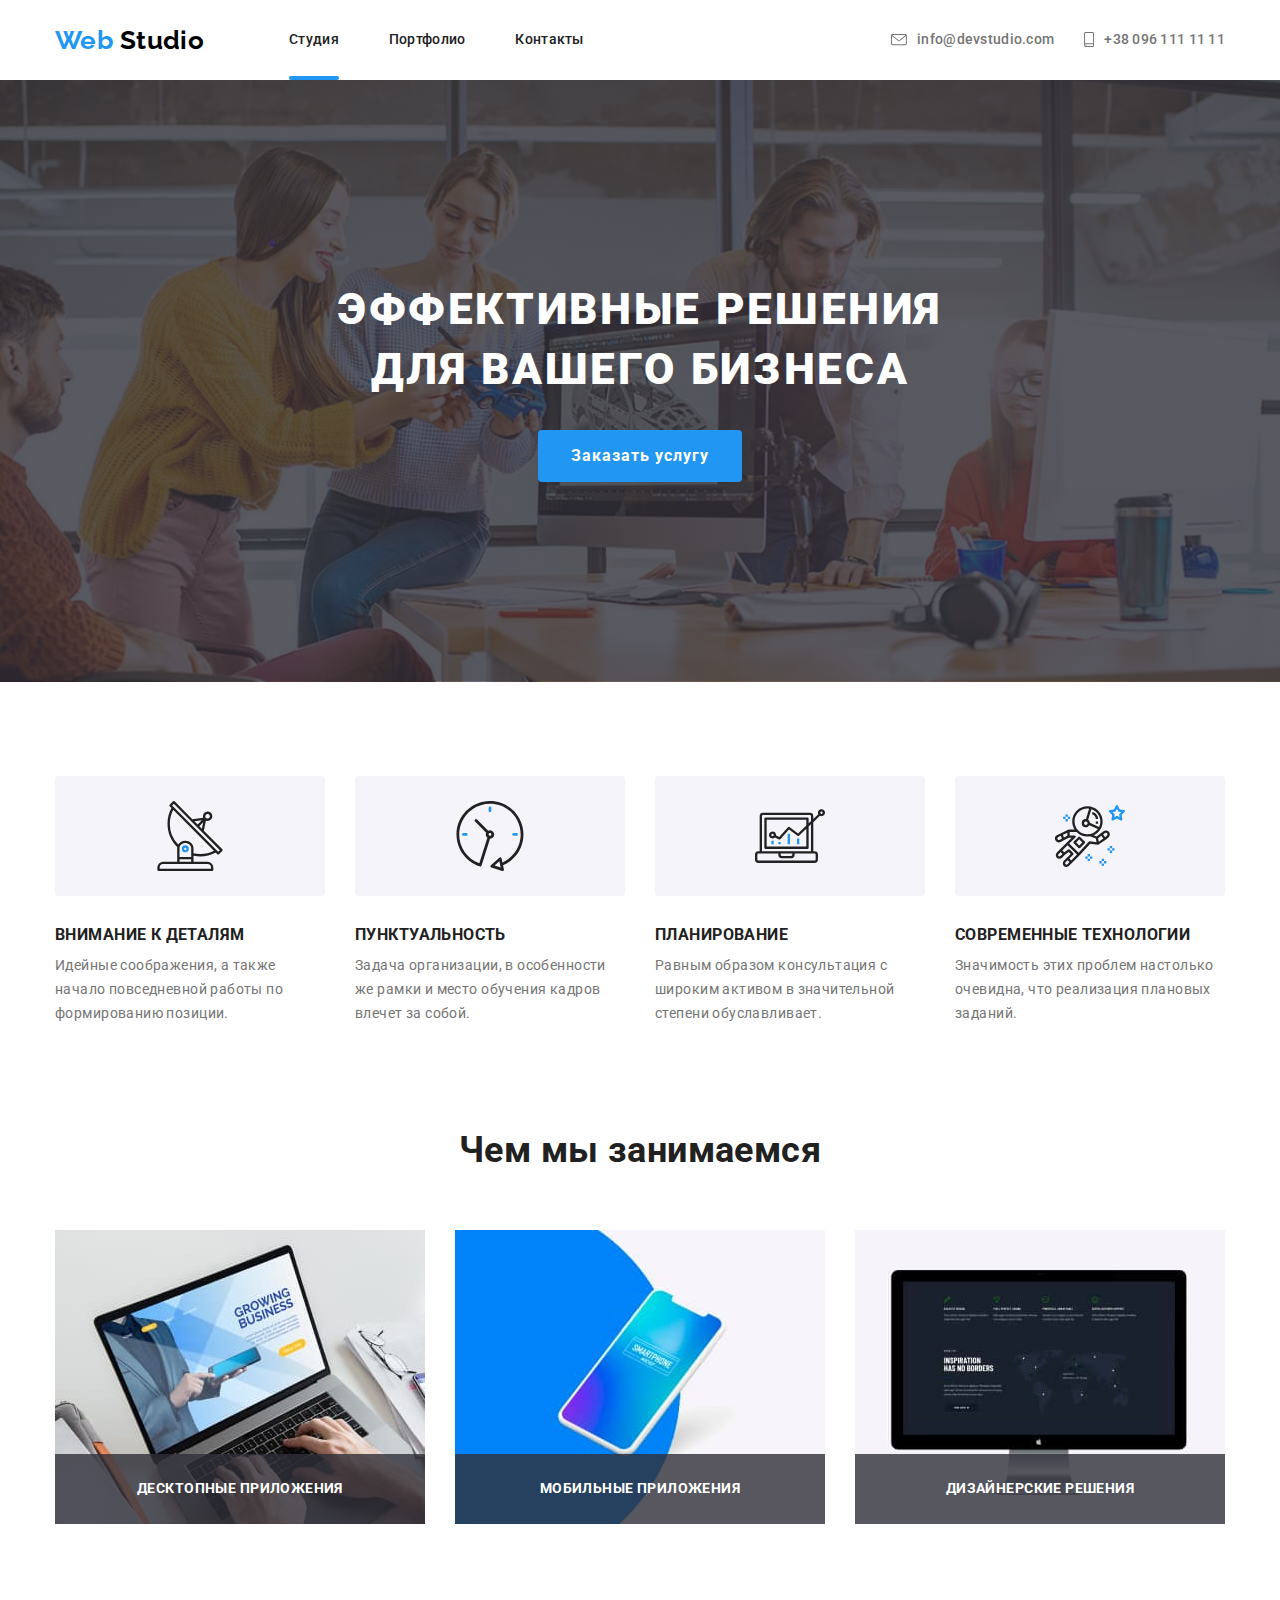
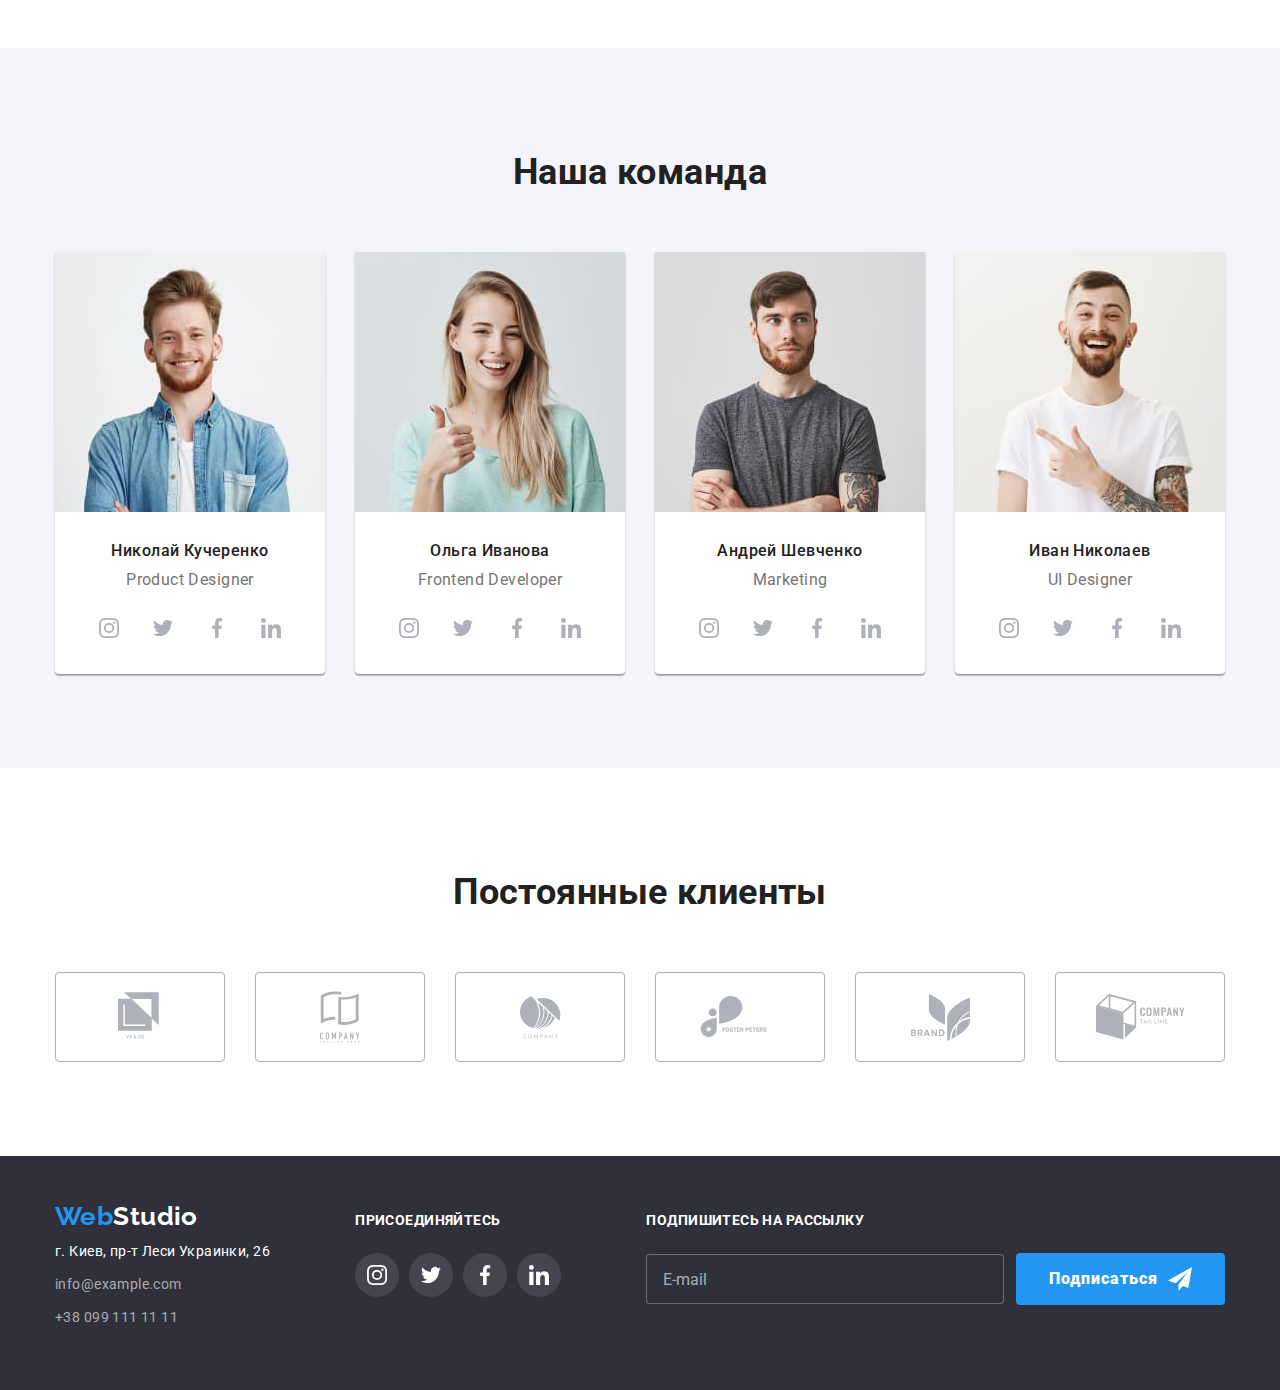
<file: index.html>
<!DOCTYPE html>
<html lang="ru">
  <head>
    <meta charset="UTF-8" />
    <meta name="viewport" content="width=device-width, initial-scale=1.0" />
    <title>Web Studio</title>
    <link
      href="https://fonts.googleapis.com/css2?family=Raleway:wght@700&family=Roboto:wght@400;500;700;900&display=swap"
      rel="stylesheet"
    />
    <link
      rel="stylesheet"
      href="https://cdnjs.cloudflare.com/ajax/libs/modern-normalize/0.6.0/modern-normalize.min.css"
    />
    <link rel="stylesheet" href="./css/styles.css" />
  </head>

  <body>
    <header>
      <div class="container header-flex">
        <nav class="header-flex">
          <p class="logo"><span class="logo-web">Web</span> Studio</p>
          <ul class="nav-list list">
            <li class="nav-item">
              <a class="nav-link link current" href="./index.html">Студия</a>
            </li>
            <li class="nav-item">
              <a class="nav-link link nav-hover" href="./portfolio.html"
                >Портфолио</a
              >
            </li>
            <li class="nav-item">
              <a class="nav-link link nav-hover" href="#">Контакты</a>
            </li>
          </ul>
        </nav>

        <address>
          <ul class="address-list list">
            <li class="address-item">
              <a class="address-link link mail" href="mailto:info@devstudio.com"
                ><svg class="icon-mail" width="16" height="12">
                  <use href="./images/sprite.svg#icon-mail"></use>
                </svg>
                info@devstudio.com</a
              >
            </li>
            <li class="address-item">
              <a class="address-link link phone" href="tel:+380961111111"
                ><svg class="icon-phone" width="10" height="15">
                  <use href="./images/sprite.svg#icon-phone"></use>
                </svg>
                +38 096 111 11 11</a
              >
            </li>
          </ul>
        </address>
      </div>
    </header>
    <main>
      <!-- Герой -->
      <section>
        <div class="hero">
          <h1 class="hero-title">
            Эффективные решения <br />
            для вашего бизнеса
          </h1>
          <a data-modal-open class="button" href="#">Заказать услугу</a>
          <!-- Модальное окно -->
          <div data-modal class="backdrop is-hidden">
            <div class="modal">
              <a
                class="modal-close social-link"
                data-modal-close
                href="#"
                aria-label="Закрыть модальное окно"
                ><svg width="18" height="18">
                  <use href="./images/sprite.svg#icon-modal-close"></use></svg
              ></a>
              <b class="modal-name">Оставьте свои данные, мы вам перезвоним</b>
              <form>
                <label class="modal-input">
                  <input
                    class="input-field"
                    type="text"
                    name="name"
                    placeholder=" "
                  />
                  <span class="input-label">Имя</span>
                  <svg class="modal-icon" width="18" height="18">
                    <use href="./images/sprite.svg#icon-modal-name"></use>
                  </svg>
                </label>
                <label class="modal-input">
                  <input
                    class="input-field"
                    type="tel"
                    name="phone"
                    placeholder=" "
                    autofocus
                  />
                  <span class="input-label">Телефон</span>
                  <svg class="modal-icon" width="18" height="18">
                    <use href="./images/sprite.svg#icon-modal-phone"></use>
                  </svg>
                </label>
                <label class="modal-input">
                  <input
                    class="input-field"
                    type="email"
                    name="mail"
                    placeholder=" "
                  />
                  <span class="input-label">Почта</span>
                  <svg class="modal-icon" width="18" height="18">
                    <use href="./images/sprite.svg#icon-modal-mail"></use>
                  </svg>
                </label>
                <textarea
                  class="input-field textarea"
                  name="comment"
                  cols="30"
                  rows="10"
                  placeholder="Комментарий"
                ></textarea>
                <label class="modal-input checkbox-field">
                  <input
                    class="checkbox"
                    type="checkbox"
                    value="agreement"
                    name="agreement"
                  />
                  <span class="agree"></span>
                  <span
                    >Соглашаюсь с рассылкой и принимаю
                    <a class="rules" href="#">Условия договора</a></span
                  >
                </label>
                <div>
                  <button type="submit" class="button modal-button">
                    <span class="subscribe">Отправить</span>
                  </button>
                </div>
              </form>
            </div>
          </div>
        </div>
      </section>
      <!-- Преимущества -->
      <section class="benefits">
        <div class="container container-benefits">
          <!-- предполагаемый h2, который спрячем в цсс -->
          <h2 class="visually-hidden">Преимущества</h2>
          <ul class="benefits-list list">
            <li class="benefits-item">
              <div class="icon">
                <svg class="icon-antenna" width="70" height="70">
                  <use href="./images/sprite.svg#icon-antenna"></use>
                </svg>
              </div>
              <h3 class="benefits-name">Внимание к деталям</h3>
              <p class="benefits-description">
                Идейные соображения, а также начало повседневной работы по
                формированию позиции.
              </p>
            </li>
            <li class="benefits-item">
              <div class="icon">
                <svg class="icon-clock" width="70" height="70">
                  <use href="./images/sprite.svg#icon-clock"></use>
                </svg>
              </div>
              <h3 class="benefits-name">Пунктуальность</h3>
              <p class="benefits-description">
                Задача организации, в особенности же рамки и место обучения
                кадров влечет за собой.
              </p>
            </li>
            <li class="benefits-item">
              <div class="icon">
                <svg class="icon-diagram" width="70" height="70">
                  <use href="./images/sprite.svg#icon-diagram"></use>
                </svg>
              </div>
              <h3 class="benefits-name">Планирование</h3>
              <p class="benefits-description">
                Равным образом консультация с широким активом в значительной
                степени обуславливает.
              </p>
            </li>
            <li class="benefits-item">
              <div class="icon">
                <svg class="icon-astronaut" width="70" height="70">
                  <use href="./images/sprite.svg#icon-astronaut"></use>
                </svg>
              </div>
              <h3 class="benefits-name">Современные технологии</h3>
              <p class="benefits-description">
                Значимость этих проблем настолько очевидна, что реализация
                плановых заданий.
              </p>
            </li>
          </ul>
        </div>
      </section>
      <!-- чем занимаемся -->
      <section class="services">
        <div class="container">
          <h2 class="section-title">Чем мы занимаемся</h2>
          <ul class="services-list list">
            <li class="services-item">
              <img
                src="./images/desktop.jpg"
                alt="Экран ноутбука"
                width="370"
                height="294"
              />
              <h3 class="services-title">Десктопные приложения</h3>
            </li>
            <li class="services-item">
              <img
                src="./images/mobile.jpg"
                alt="Мобильный телефон"
                width="370"
                height="294"
              />
              <h3 class="services-title">Мобильные приложения</h3>
            </li>
            <li class="services-item">
              <img
                src="./images/design.jpg"
                alt="Компьютер с картинкой"
                width="370"
                height="294"
              />
              <h3 class="services-title">Дизайнерские решения</h3>
            </li>
          </ul>
        </div>
      </section>
      <!-- команда -->
      <section class="team">
        <div class="container">
          <h2 class="section-title">Наша команда</h2>
          <ul class="team-list list">
            <li class="team-item">
              <img
                class="team-photo"
                src="./images/john-smith.jpg"
                alt="John Smith"
                width="270"
                height="260"
              />
              <h3 class="team-person">Николай Кучеренко</h3>
              <p class="team-job" lang="en">Product Designer</p>
              <ul class="links-list list">
                <li class="links-item">
                  <a
                    class="social-link"
                    href="#"
                    aria-label="Ссылка на инстаграм"
                    ><svg width="20" height="20">
                      <use href="./images/sprite.svg#icon-instagram"></use></svg
                  ></a>
                </li>
                <li class="links-item">
                  <a class="social-link" href="#" aria-label="Ссылка на твиттер"
                    ><svg width="20" height="20">
                      <use href="./images/sprite.svg#icon-twitter"></use></svg
                  ></a>
                </li>
                <li class="links-item">
                  <a class="social-link" href="#" aria-label="Сслыка на фейсбук"
                    ><svg width="20" height="20">
                      <use href="./images/sprite.svg#icon-facebook"></use></svg
                  ></a>
                </li>
                <li class="links-item">
                  <a
                    class="social-link"
                    href="#"
                    aria-label="Ссылка на линкедин"
                    ><svg width="20" height="20">
                      <use href="./images/sprite.svg#icon-linkedin"></use></svg
                  ></a>
                </li>
              </ul>
            </li>
            <li class="team-item">
              <img
                class="team-photo"
                src="./images/marta-stewart.jpg"
                alt="Marta Stewart"
                width="270"
                height="260"
              />
              <h3 class="team-person">Ольга Иванова</h3>
              <p class="team-job" lang="en">Frontend Developer</p>
              <ul class="links-list list">
                <li class="links-item">
                  <a
                    class="social-link"
                    href="#"
                    aria-label="Ссылка на инстаграм"
                    ><svg width="20" height="20">
                      <use href="./images/sprite.svg#icon-instagram"></use></svg
                  ></a>
                </li>
                <li class="links-item">
                  <a class="social-link" href="#" aria-label="Ссылка на твиттер"
                    ><svg width="20" height="20">
                      <use href="./images/sprite.svg#icon-twitter"></use></svg
                  ></a>
                </li>
                <li class="links-item">
                  <a class="social-link" href="#" aria-label="Сслыка на фейсбук"
                    ><svg width="20" height="20">
                      <use href="./images/sprite.svg#icon-facebook"></use></svg
                  ></a>
                </li>
                <li class="links-item">
                  <a
                    class="social-link"
                    href="#"
                    aria-label="Ссылка на линкедин"
                    ><svg width="20" height="20">
                      <use href="./images/sprite.svg#icon-linkedin"></use></svg
                  ></a>
                </li>
              </ul>
            </li>
            <li class="team-item">
              <img
                class="team-photo"
                src="./images/robert-jakis.jpg"
                alt="Robert Jakis"
                width="270"
                height="260"
              />
              <h3 class="team-person">Андрей Шевченко</h3>
              <p class="team-job" lang="en">Marketing</p>
              <ul class="links-list list">
                <li class="links-item">
                  <a
                    class="social-link"
                    href="#"
                    aria-label="Ссылка на инстаграм"
                    ><svg width="20" height="20">
                      <use href="./images/sprite.svg#icon-instagram"></use></svg
                  ></a>
                </li>
                <li class="links-item">
                  <a class="social-link" href="#" aria-label="Ссылка на твиттер"
                    ><svg width="20" height="20">
                      <use href="./images/sprite.svg#icon-twitter"></use></svg
                  ></a>
                </li>
                <li class="links-item">
                  <a class="social-link" href="#" aria-label="Сслыка на фейсбук"
                    ><svg width="20" height="20">
                      <use href="./images/sprite.svg#icon-facebook"></use></svg
                  ></a>
                </li>
                <li class="links-item">
                  <a
                    class="social-link"
                    href="#"
                    aria-label="Ссылка на линкедин"
                    ><svg width="20" height="20">
                      <use href="./images/sprite.svg#icon-linkedin"></use></svg
                  ></a>
                </li>
              </ul>
            </li>
            <li class="team-item">
              <img
                class="team-photo"
                src="./images/martin-doe.jpg"
                alt="Martin Doe"
                width="270"
                height="260"
              />
              <h3 class="team-person">Иван Николаев</h3>
              <p class="team-job" lang="en">UI Designer</p>
              <ul class="links-list list">
                <li class="links-item">
                  <a
                    class="social-link"
                    href="#"
                    aria-label="Ссылка на инстаграм"
                    ><svg width="20" height="20">
                      <use href="./images/sprite.svg#icon-instagram"></use></svg
                  ></a>
                </li>
                <li class="links-item">
                  <a class="social-link" href="#" aria-label="Ссылка на твиттер"
                    ><svg width="20" height="20">
                      <use href="./images/sprite.svg#icon-twitter"></use></svg
                  ></a>
                </li>
                <li class="links-item">
                  <a class="social-link" href="#" aria-label="Сслыка на фейсбук"
                    ><svg width="20" height="20">
                      <use href="./images/sprite.svg#icon-facebook"></use></svg
                  ></a>
                </li>
                <li class="links-item">
                  <a
                    class="social-link"
                    href="#"
                    aria-label="Ссылка на линкедин"
                    ><svg width="20" height="20">
                      <use href="./images/sprite.svg#icon-linkedin"></use></svg
                  ></a>
                </li>
              </ul>
            </li>
          </ul>
        </div>
      </section>
      <!-- с нами сотрудничают -->
      <section class="clients">
        <div class="container">
          <h2 class="section-title">Постоянные клиенты</h2>
          <ul class="clients-list list">
            <li class="clients-item">
              <a class="company-item" href="#" aria-label="Название компании 1"
                ><svg width="45" height="50">
                  <use href="./images/sprite.svg#icon-company-one"></use></svg
              ></a>
            </li>
            <li class="clients-item">
              <a class="company-item" href="#" aria-label="Название компании 2"
                ><svg width="40" height="52">
                  <use href="./images/sprite.svg#icon-company-two"></use></svg
              ></a>
            </li>
            <li class="clients-item">
              <a class="company-item" href="#" aria-label="Название компании 3"
                ><svg width="41" height="43">
                  <use href="./images/sprite.svg#icon-company-three"></use></svg
              ></a>
            </li>
            <li class="clients-item">
              <a class="company-item" href="#" aria-label="Название компании 4"
                ><svg width="80" height="42">
                  <use href="./images/sprite.svg#icon-company-four"></use></svg
              ></a>
            </li>
            <li class="clients-item">
              <a class="company-item" href="#" aria-label="Название компании 5"
                ><svg width="59" height="47">
                  <use href="./images/sprite.svg#icon-company-five"></use></svg
              ></a>
            </li>
            <li class="clients-item">
              <a class="company-item" href="#" aria-label="Название компании 6"
                ><svg width="89" height="46">
                  <use href="./images/sprite.svg#icon-company-six"></use></svg
              ></a>
            </li>
          </ul>
        </div>
      </section>
    </main>
    <footer>
      <div class="container container-footer">
        <div class="footer-flex">
          <div class="footer-address">
            <a class="logo footer-logo" href="#"
              ><span class="logo-web">Web</span
              ><span class="logo-studio">Studio</span></a
            >
            <address class="footer-address">
              <a
                class="address-map footer-address-links"
                href="https://goo.gl/maps/tR7T5dvsBJvdwT1U7"
                >г. Киев, пр-т Леси Украинки, 26</a
              >
              <br />
              <a
                class="mail-phone footer-address-links"
                href="mailto:info@example.com"
                >info@example.com</a
              >
              <br />
              <a
                class="mail-phone footer-address-links"
                href="tel:+380991111111"
                >+38 099 111 11 11</a
              >
            </address>
          </div>
          <!-- социальные сети -->
          <div>
            <b class="footer-call">Присоединяйтесь</b>
            <ul class="links-list footer-social list">
              <li class="links-item footer-social">
                <a
                  class="social-link footer-social-link"
                  href="#"
                  aria-label="Ссылка на инстаграм"
                  ><svg width="20" height="20">
                    <use href="./images/sprite.svg#icon-instagram"></use></svg
                ></a>
              </li>
              <li class="links-item">
                <a
                  class="social-link footer-social-link"
                  href="#"
                  aria-label="Ссылка на твиттер"
                  ><svg width="20" height="20">
                    <use href="./images/sprite.svg#icon-twitter"></use></svg
                ></a>
              </li>
              <li class="links-item">
                <a
                  class="social-link footer-social-link"
                  href="#"
                  aria-label="Сслыка на фейсбук"
                  ><svg width="20" height="20">
                    <use href="./images/sprite.svg#icon-facebook"></use></svg
                ></a>
              </li>
              <li class="links-item">
                <a
                  class="social-link footer-social-link"
                  href="#"
                  aria-label="Ссылка на линкедин"
                  ><svg width="20" height="20">
                    <use href="./images/sprite.svg#icon-linkedin"></use></svg
                ></a>
              </li>
            </ul>
          </div>
          <!-- Форма подписки на рассылку -->
          <div class="subscribe-form">
            <b class="footer-call">Подпишитесь на рассылку</b>
            <form>
              <div class="subscribe-flex">
                <input
                  type="email"
                  name="email"
                  class="email"
                  placeholder="E-mail"
                />
                <button type="submit" class="button button-footer">
                  <span class="subscribe">Подписаться</span
                  ><svg class="subscribe-svg" width="24" height="24">
                    <use href="./images/sprite.svg#icon-send"></use>
                  </svg>
                </button>
              </div>
            </form>
          </div>
        </div>
      </div>
    </footer>
    <script src="./js/modal.js"></script>
  </body>
</html>
</file>
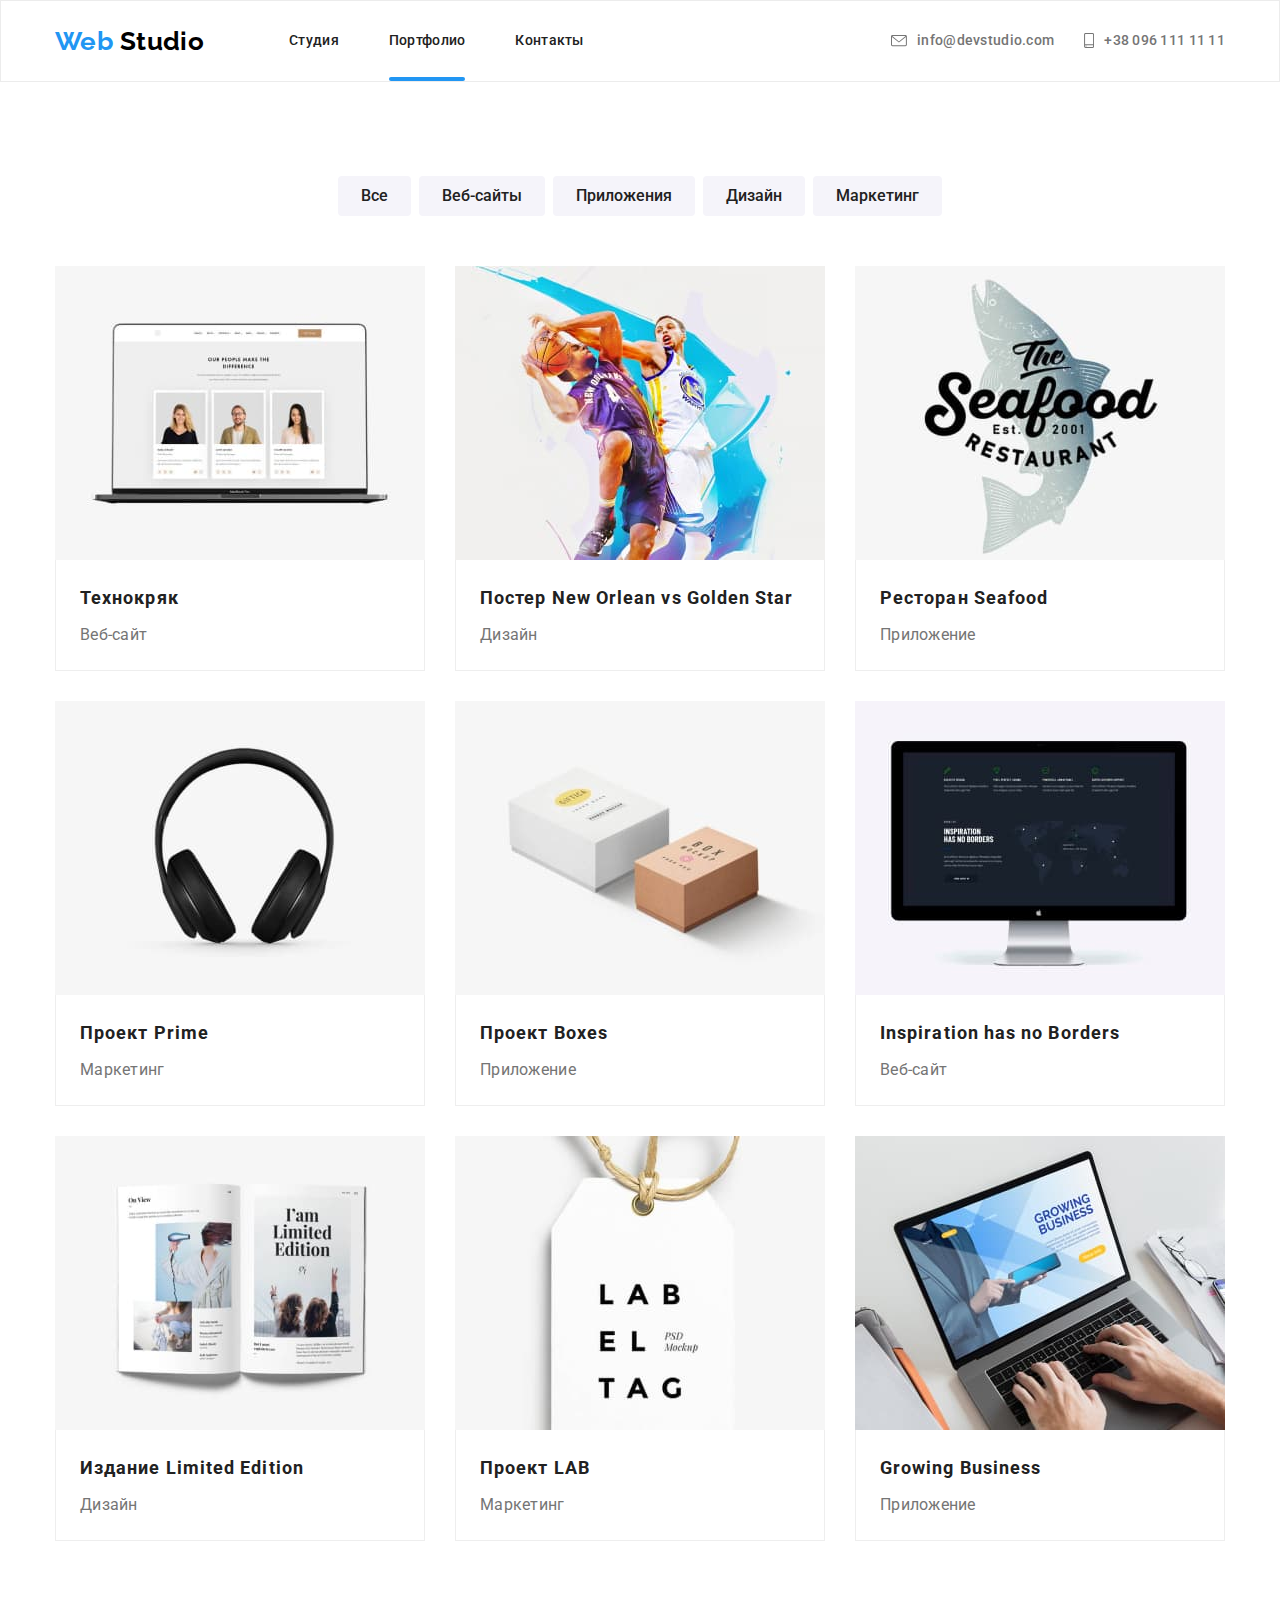
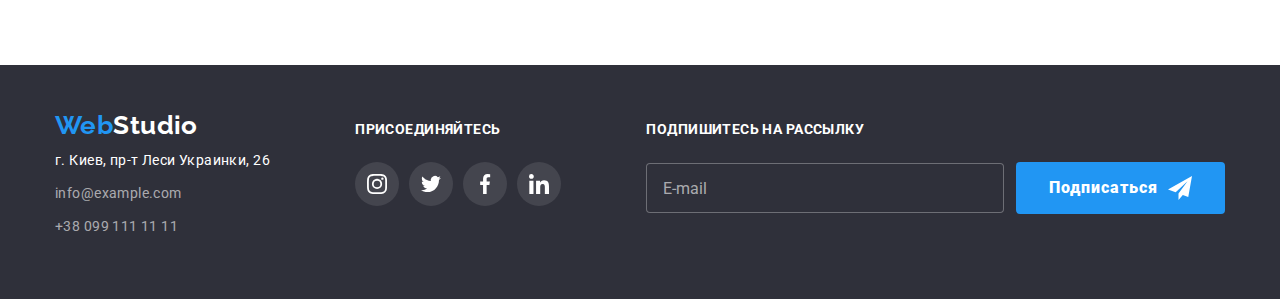
<file: portfolio.html>
<!DOCTYPE html>
<html lang="ru">
  <head>
    <meta charset="UTF-8" />
    <meta name="viewport" content="width=device-width, initial-scale=1.0" />
    <title>Portfolio</title>
    <link
      href="https://fonts.googleapis.com/css2?family=Raleway:wght@700&family=Roboto:wght@400;500;700;900&display=swap"
      rel="stylesheet"
    />
    <link
      rel="stylesheet"
      href="https://cdnjs.cloudflare.com/ajax/libs/modern-normalize/0.6.0/modern-normalize.min.css"
    />
    <link rel="stylesheet" href="./css/styles.css" />
  </head>
  <body>
    <header class="line">
      <div class="container header-flex">
        <nav class="header-flex">
          <a class="logo" href="./index.html"
            ><span class="logo-web">Web</span> Studio</a
          >
          <ul class="nav-list list">
            <li class="nav-item">
              <a class="nav-link link nav-hover" href="./index.html">Студия</a>
            </li>
            <li class="nav-item">
              <a class="nav-link link current" href="./portfolio.html"
                >Портфолио</a
              >
            </li>
            <li class="nav-item">
              <a class="nav-link link nav-hover" href="#">Контакты</a>
            </li>
          </ul>
        </nav>

        <address>
          <ul class="address-list list">
            <li class="address-item">
              <a class="address-link link mail" href="mailto:info@devstudio.com"
                ><svg class="icon-mail" width="16" height="12">
                  <use href="./images/sprite.svg#icon-mail"></use>
                </svg>
                info@devstudio.com</a
              >
            </li>
            <li class="address-item">
              <a class="address-link link phone" href="tel:+380961111111"
                ><svg class="icon-phone" width="10" height="15">
                  <use href="./images/sprite.svg#icon-phone"></use>
                </svg>
                +38 096 111 11 11</a
              >
            </li>
          </ul>
        </address>
      </div>
    </header>
    <main>
      <section class="projects container">
        <h1 class="visually-hidden">Наши проекты</h1>
        <ul class="project-button list">
          <li class="button-item">
            <button type="button" class="filter-button">Все</button>
          </li>
          <li class="button-item">
            <button type="button" class="filter-button">Веб-сайты</button>
          </li>
          <li class="button-item">
            <button type="button" class="filter-button">Приложения</button>
          </li>
          <li class="button-item">
            <button type="button" class="filter-button">Дизайн</button>
          </li>
          <li class="button-item">
            <button type="button" class="filter-button">Маркетинг</button>
          </li>
        </ul>
        <ul class="projects-list list">
          <li class="project-card">
            <a class="project-link link" href="#">
              <div class="overlay-container">
                <img
                  src="./images/technokr.jpg"
                  alt="Ноутбук"
                  width="370"
                  height="294"
                />
                <div class="project-overlay">
                  <p class="project-description">
                    Технокряк это современная площадка распространения
                    коронавируса. Компании используют эту платформу для
                    цифрового шпионажа и атак на защищённые сервера конкурентов.
                  </p>
                </div>
              </div>
              <div class="project-content">
                <h2 class="project-name">Технокряк</h2>
                <p class="project-type">Веб-сайт</p>
              </div>
            </a>
          </li>
          <li class="project-card">
            <a class="project-link link" href="#">
              <div class="overlay-container">
                <img
                  src="./images/golden-star.jpg"
                  alt="Двое баскетболистов"
                  width="370"
                  height="294"
                />
                <div class="project-overlay">
                  <p class="project-description">
                    Технокряк это современная площадка распространения
                    коронавируса. Компании используют эту платформу для
                    цифрового шпионажа и атак на защищённые сервера конкурентов.
                  </p>
                </div>
              </div>
              <div class="project-content">
                <h2 class="project-name">Постер New Orlean vs Golden Star</h2>
                <p class="project-type">Дизайн</p>
              </div>
            </a>
          </li>
          <li class="project-card">
            <a class="project-link link" href="#">
              <div class="overlay-container">
                <img
                  src="./images/seafood.jpg"
                  alt="Логотип ресторана Сифуд"
                  width="370"
                  height="294"
                />
                <div class="project-overlay">
                  <p class="project-description">
                    Технокряк это современная площадка распространения
                    коронавируса. Компании используют эту платформу для
                    цифрового шпионажа и атак на защищённые сервера конкурентов.
                  </p>
                </div>
              </div>
              <div class="project-content">
                <h2 class="project-name">Ресторан Seafood</h2>
                <p class="project-type">Приложение</p>
              </div>
            </a>
          </li>
          <li class="project-card">
            <a class="project-link link" href="#">
              <div class="overlay-container">
                <img
                  src="./images/prime.jpg"
                  alt="Безпроводные наушники"
                  width="370"
                  height="294"
                />
                <div class="project-overlay">
                  <p class="project-description">
                    Технокряк это современная площадка распространения
                    коронавируса. Компании используют эту платформу для
                    цифрового шпионажа и атак на защищённые сервера конкурентов.
                  </p>
                </div>
              </div>
              <div class="project-content">
                <h2 class="project-name">Проект Prime</h2>
                <p class="project-type">Маркетинг</p>
              </div>
            </a>
          </li>
          <li class="project-card">
            <a class="project-link link" href="#">
              <div class="overlay-container">
                <img
                  src="./images/boxes.jpg"
                  alt="Белая и коричневая коробка"
                  width="370"
                  height="294"
                />
                <div class="project-overlay">
                  <p class="project-description">
                    Технокряк это современная площадка распространения
                    коронавируса. Компании используют эту платформу для
                    цифрового шпионажа и атак на защищённые сервера конкурентов.
                  </p>
                </div>
              </div>
              <div class="project-content">
                <h2 class="project-name">Проект Boxes</h2>
                <p class="project-type">Приложение</p>
              </div>
            </a>
          </li>
          <li class="project-card">
            <a class="project-link link" href="#">
              <div class="overlay-container">
                <img
                  src="./images/no-borders.jpg"
                  alt="Экран компьютера"
                  width="370"
                  height="294"
                />
                <div class="project-overlay">
                  <p class="project-description">
                    Технокряк это современная площадка распространения
                    коронавируса. Компании используют эту платформу для
                    цифрового шпионажа и атак на защищённые сервера конкурентов.
                  </p>
                </div>
              </div>
              <div class="project-content">
                <h2 class="project-name">Inspiration has no Borders</h2>
                <p class="project-type">Веб-сайт</p>
              </div>
            </a>
          </li>
          <li class="project-card">
            <a class="project-link link" href="#">
              <div class="overlay-container">
                <img
                  src="./images/limited-edition.jpg"
                  alt="Открытый журнал"
                  width="370"
                  height="294"
                />
                <div class="project-overlay">
                  <p class="project-description">
                    Технокряк это современная площадка распространения
                    коронавируса. Компании используют эту платформу для
                    цифрового шпионажа и атак на защищённые сервера конкурентов.
                  </p>
                </div>
              </div>
              <div class="project-content">
                <h2 class="project-name">Издание Limited Edition</h2>
                <p class="project-type">Дизайн</p>
              </div>
            </a>
          </li>
          <li class="project-card">
            <a class="project-link link" href="#">
              <div class="overlay-container">
                <img
                  src="./images/lab.jpg"
                  alt="Бирка с надписью Лейблтег"
                  width="370"
                  height="294"
                />
                <div class="project-overlay">
                  <p class="project-description">
                    Технокряк это современная площадка распространения
                    коронавируса. Компании используют эту платформу для
                    цифрового шпионажа и атак на защищённые сервера конкурентов.
                  </p>
                </div>
              </div>
              <div class="project-content">
                <h2 class="project-name">Проект LAB</h2>
                <p class="project-type">Маркетинг</p>
              </div>
            </a>
          </li>
          <li class="project-card">
            <a class="project-link link" href="#">
              <div class="overlay-container">
                <img
                  src="./images/business.jpg"
                  alt="Человек печатает на ноутбуке"
                  width="370"
                  height="294"
                />
                <div class="project-overlay">
                  <p class="project-description">
                    Технокряк это современная площадка распространения
                    коронавируса. Компании используют эту платформу для
                    цифрового шпионажа и атак на защищённые сервера конкурентов.
                  </p>
                </div>
              </div>
              <div class="project-content">
                <h2 class="project-name">Growing Business</h2>
                <p class="project-type">Приложение</p>
              </div>
            </a>
          </li>
        </ul>
      </section>
    </main>
    <footer>
      <div class="container container-footer">
        <div class="footer-flex">
          <div class="footer-address">
            <a class="logo footer-logo" href="#"
              ><span class="logo-web">Web</span
              ><span class="logo-studio">Studio</span></a
            >
            <address class="footer-address">
              <a
                class="address-map footer-address-links"
                href="https://goo.gl/maps/tR7T5dvsBJvdwT1U7"
                >г. Киев, пр-т Леси Украинки, 26</a
              >
              <br />
              <a
                class="mail-phone footer-address-links"
                href="mailto:info@example.com"
                >info@example.com</a
              >
              <br />
              <a
                class="mail-phone footer-address-links"
                href="tel:+380991111111"
                >+38 099 111 11 11</a
              >
            </address>
          </div>
          <!-- социальные сети -->
          <div>
            <b class="footer-call">Присоединяйтесь</b>
            <ul class="links-list footer-social list">
              <li class="links-item footer-social">
                <a
                  class="social-link footer-social-link"
                  href="#"
                  aria-label="Ссылка на инстаграм"
                  ><svg width="20" height="20">
                    <use href="./images/sprite.svg#icon-instagram"></use></svg
                ></a>
              </li>
              <li class="links-item">
                <a
                  class="social-link footer-social-link"
                  href="#"
                  aria-label="Ссылка на твиттер"
                  ><svg width="20" height="20">
                    <use href="./images/sprite.svg#icon-twitter"></use></svg
                ></a>
              </li>
              <li class="links-item">
                <a
                  class="social-link footer-social-link"
                  href="#"
                  aria-label="Сслыка на фейсбук"
                  ><svg width="20" height="20">
                    <use href="./images/sprite.svg#icon-facebook"></use></svg
                ></a>
              </li>
              <li class="links-item">
                <a
                  class="social-link footer-social-link"
                  href="#"
                  aria-label="Ссылка на линкедин"
                  ><svg width="20" height="20">
                    <use href="./images/sprite.svg#icon-linkedin"></use></svg
                ></a>
              </li>
            </ul>
          </div>
          <!-- Форма подписки на рассылку -->
          <div class="subscribe-form">
            <b class="footer-call">Подпишитесь на рассылку</b>
            <form>
              <div class="subscribe-flex">
                <input
                  type="email"
                  name="email"
                  class="email"
                  placeholder="E-mail"
                />
                <button type="submit" class="button button-footer">
                  <span class="subscribe">Подписаться</span
                  ><svg class="subscribe-svg" width="24" height="24">
                    <use href="./images/sprite.svg#icon-send"></use>
                  </svg>
                </button>
              </div>
            </form>
          </div>
        </div>
      </div>
    </footer>
  </body>
</html>
</file>
<file: css/styles.css>
:root {
  --primary-text-color: #757575;
  --secondary-text-color: #212121;
  --third-text-color: #ffffff;
  --logo-color: #000000;
  --accent-color: #2196f3;
  --footer-adress-color: rgba(255, 255, 255, 0.6);
  --footer-copyright-color: rgba(255, 255, 255, 0.4);
  --primary-background-color: #ffffff;
  --secondary-background-color: #f5f4fa;
  --footer-background-color: #2f303a;
  --icons-color: #afb1b8;
  --icons-bg: rgba(255, 255, 255, 0.1);
  --main-font: "Roboto", sans-serif;
  --accent-font: "Raleway", sans-serif;
  --duration: 250ms;
  --timing: cubic-bezier(0.4, 0, 0.2, 1);
}

html {
  box-sizing: border-box;
}
*,
*::before,
*::after {
  box-sizing: inherit;
}
body {
  font-family: var(--main-font);
  font-size: 14px;
  line-height: 1.71;
  letter-spacing: 0.03em;
  color: var(--primary-text-color);

  background-color: var(--primary-background-color);
}

h1,
h2,
h3,
h4,
p {
  margin: 0;
}

img {
  display: block;
  max-width: 100%;
  height: auto;
}

.container {
  width: 1200px;
  padding-left: 15px;
  padding-right: 15px;
  padding-bottom: 94px;
  padding-top: 94px;
  margin-left: auto;
  margin-right: auto;
}

/* убирает маркеры списка, дает 0 марджин и паддинг */
.list {
  list-style: none;
  margin: 0;
  padding: 0;
}
/* убирает подчеркивание ссылок, делает их блоками, задает параметры текста */
.link {
  text-decoration: none;
  font-weight: 500;
  line-height: 1.14;
  letter-spacing: 0.02em;
  display: block;
}
/* прячет элементы, которые имеют имеют значение для семантики, но отсутствуют на макете*/
.visually-hidden {
  clip: rect(1px, 1px, 1px, 1px);
  height: 1px;
  overflow: hidden;
  position: absolute;
  white-space: nowrap;
  width: 1px;
}
/* добавляет подчеркивание активной странице */
.current::after,
.nav-hover::after {
  content: "";
  position: absolute;
  left: 0;
  bottom: 0;

  display: block;
  width: 100%;
  height: 4px;

  border-radius: 2px;
  background-color: var(--accent-color);

  transition: transform var(--duration) var(--timing),
    opacity var(--duration) var(--timing);
}

.nav-hover::after {
  opacity: 0;
  transform: scaleX(0);
}

.nav-hover:hover::after {
  opacity: 1;
  transform: scaleX(1);
}

.button {
  text-decoration: none;
  font-weight: 700;
  font-size: 16px;
  line-height: 1.88;
  text-align: center;
  letter-spacing: 0.06em;
  color: var(--third-text-color);
  background-color: var(--accent-color);

  display: inline-block;
  border: 1px solid transparent;
  border-radius: 4px;
  padding: 10px 32px;
  min-width: 200px;

  transition: color var(--duration) var(--timing),
    border-color var(--duration) var(--timing),
    background-color var(--duration) var(--timing);
}

.button:hover,
.button:focus {
  color: var(--accent-color);
  background-color: var(--third-text-color);
  border-color: var(--accent-color);
}

.section-title {
  margin-bottom: 50px;

  font-weight: 700;
  font-size: 36px;
  line-height: 1.67;
  text-align: center;
  color: var(--secondary-text-color);
}

/* хедер */
/* лого */
.header-flex {
  display: flex;
  align-items: center;
  justify-content: space-between;
  padding-bottom: 0;
  padding-top: 0;
}

.logo {
  display: inline-block;
  margin-right: 85px;

  text-decoration: none;
  font-family: var(--accent-font);
  font-weight: 700;
  font-size: 26px;
  line-height: 1.19;
  color: var(--logo-color);
}
.logo-web {
  color: var(--accent-color);
}

/* навигация */
.nav-list {
  display: flex;
}

.nav-item:not(:last-child) {
  margin-right: 50px;
}

.nav-link,
.address-link {
  position: relative;

  display: flex;
  align-items: center;
  padding-top: 32px;
  padding-bottom: 32px;
  color: var(--secondary-text-color);

  transition: color var(--duration) var(--timing);
}

.nav-link:visited {
  color: var(--secondary-text-color);
}

.nav-link:hover,
.nav-link:focus {
  color: var(--accent-color);
}

/* адрес хедера */
.address-list {
  display: flex;
  margin-left: auto;
}

.icon-mail,
.icon-phone {
  display: inline-block;
  margin-right: 10px;
}

.address-item:not(:last-child) {
  margin-right: 30px;
}

.address-link {
  color: var(--primary-text-color);
  fill: var(--primary-text-color);
  font-style: normal;

  transition: fill var(--duration) var(--timing),
    color var(--duration) var(--timing);
}

.address-link:hover,
.address-link:focus {
  color: var(--accent-color);
  fill: var(--accent-color);
}

/* hero */
.hero {
  max-width: 1600px;
  min-height: 600px;
  margin-left: auto;
  margin-right: auto;
  padding-top: 200px;
  padding-bottom: 200px;

  background-image: linear-gradient(
      to right,
      rgba(47, 48, 58, 0.8),
      rgba(47, 48, 58, 0.8)
    ),
    url(../images/web-studio-background.jpg);
  background-size: cover;
  background-position: center;
  background-repeat: no-repeat;
  background-color: rgba(47, 48, 58, 0.8);

  text-align: center;
}

.hero-title {
  margin-bottom: 30px;

  font-weight: 900;
  font-size: 44px;
  line-height: 1.36;
  text-align: center;
  letter-spacing: 0.06em;
  text-transform: uppercase;
  color: var(--third-text-color);
}

/* benefits section */
.container-benefits {
  padding-bottom: 0;
}

.benefits-list {
  display: flex;
}

.benefits-item {
  width: calc((100% - 90px) / 4);
}

.benefits-item:not(:last-child) {
  margin-right: 30px;
}

.icon {
  text-align: center;
  margin-bottom: 30px;
  height: 120px;
  padding-top: 25px;

  background-color: #f5f4fa;
  border-radius: 4px;
}

.benefits-name {
  margin-bottom: 10px;

  font-weight: 700;
  line-height: 1.14;
  text-transform: uppercase;
  color: var(--secondary-text-color);
}

/* services section */

.services-list {
  display: flex;
}

.services-item {
  position: relative;
  z-index: 1;

  width: calc((100% - 60px) / 3);
  margin-bottom: 30px;
}

.services-item:not(:last-child) {
  margin-right: 30px;
}

.services-title {
  position: absolute;
  bottom: 0;
  left: 0;

  width: 100%;
  padding-top: 27px;
  padding-bottom: 27px;

  font-weight: 700;
  text-align: center;
  text-transform: uppercase;
  line-height: 1.14;
  font-size: 14px;
  color: var(--third-text-color);
  background-color: rgba(47, 48, 58, 0.8);
}

/* team */
.team {
  background-color: var(--secondary-background-color);
}

.team-list {
  display: flex;
}

.team-item {
  width: calc((100% - 90px) / 4);
  padding-bottom: 24px;

  background-color: var(--primary-background-color);
  box-shadow: 0px 2px 1px rgba(0, 0, 0, 0.2), 0px 1px 1px rgba(0, 0, 0, 0.14),
    0px 1px 3px rgba(0, 0, 0, 0.12);
  border-radius: 0px 0px 4px 4px;
}

.team-item:not(:last-child) {
  margin-right: 30px;
}

.team-photo {
  margin-bottom: 30px;
}

.team-person {
  margin-bottom: 10px;

  font-weight: 500;
  font-size: 16px;
  line-height: 1.18;
  text-align: center;
  color: var(--secondary-text-color);
}

.team-job {
  margin-bottom: 16px;

  font-weight: 400;
  font-size: 16px;
  line-height: 1.18;
  text-align: center;
}

.links-list {
  display: flex;
  text-align: center;
  padding-left: 32px;
  padding-right: 32px;
}

.links-item {
  display: block;
}

.links-item:not(:last-child) {
  margin-right: 10px;
}

.social-link {
  display: flex;
  justify-content: center;
  align-items: center;
  background-color: rgba(255, 255, 255, 0.1);
  border-radius: 50%;
  fill: var(--icons-color);
  width: 44px;
  height: 44px;

  transition: background-color var(--duration) var(--timing),
    fill var(--duration) var(--timing);
}

.social-link:hover,
.social-link:focus {
  background-color: var(--accent-color);
  fill: var(--third-text-color);
}

/* clients*/
.clients-list {
  display: flex;
  justify-content: center;
}

.clients-item:not(:last-child) {
  margin-right: 30px;
}

.company-item {
  display: flex;
  align-items: center;
  justify-content: center;
  width: 170px;
  height: 90px;
  border: 1px solid var(--icons-color);
  border-radius: 4px;
  fill: var(--icons-color);

  transition: border-color var(--duration) var(--timing),
    fill var(--duration) var(--timing);
}

.company-item:hover,
.company-item:focus {
  border-color: var(--accent-color);
  fill: var(--accent-color);
}

/* footer */
footer {
  background-color: var(--footer-background-color);
}

.container-footer {
  padding-top: 45px;
  padding-bottom: 60px;
}

.footer-flex {
  display: flex;
  align-items: baseline;
  justify-content: space-between;
}

.footer-logo {
  margin: 0;
  margin-bottom: 8px;
}

.footer-logo:focus {
  color: var(--accent-color);
}

.logo:visited {
  color: var(--logo-color);
}

.logo-web:visited {
  color: var(--accent-color);
}

.logo-studio {
  color: var(--third-text-color);
}
.footer-address {
  font-style: normal;
}

.address-map {
  color: var(--third-text-color);

  transition: color var(--duration) var(--timing);
}

.footer-address-links {
  display: inline-block;
  text-decoration: none;
}

.footer-address-links:not(:last-child) {
  margin-bottom: 9px;
}

.mail-phone {
  color: var(--footer-adress-color);

  transition: color var(--duration) var(--timing);
}

.address-map:hover,
.address-map:focus,
.mail-phone:hover,
.mail-phone:focus {
  color: var(--accent-color);
}

.footer-call {
  display: block;
  margin-bottom: 20px;

  font-weight: 700;
  text-transform: uppercase;
  color: var(--third-text-color);
}

.footer-social {
  padding-left: 0;
  padding-right: 0;
}

.footer-social-link {
  fill: var(--third-text-color);
}

.email {
  margin-right: 12px;
  padding-left: 16px;
  padding-top: 15px;
  padding-bottom: 15px;

  width: 358px;
  height: 50px;
  border: 1px solid rgba(255, 255, 255, 0.3);
  border-radius: 4px;
  background-color: var(--footer-background-color);
  color: var(--icons-color);
  font-size: 16px;
  line-height: 1.25;
}

.email::placeholder {
  color: rgba(255, 255, 255, 0.6);
  font-size: 16px;
  line-height: 1.25;
}

.subscribe-flex {
  display: flex;
  justify-content: center;
  align-items: center;
}
.button-footer {
  display: flex;
  justify-content: center;
  align-items: center;
  fill: var(--third-text-color);

  transition: fill var(--duration) var(--timing),
    color var(--duration) var(--timing),
    border-color var(--duration) var(--timing),
    background-color var(--duration) var(--timing);
}

.button-footer:focus,
.button-footer:hover {
  fill: var(--accent-color);
}

.subscribe {
  display: inline-block;
  margin-right: 10px;

  font-weight: 900;
  font-size: 16px;
  line-height: 1.88;
  text-align: center;
  letter-spacing: 0.06em;

  transition: fill var(--duration) var(--timing);
}

.subscribe-svg:hover,
.subscribe-svg:focus {
  fill: var(--accent-color);
}
/* portfolio */
/* logo */
.line {
  border: 1px solid #ececec;
}

.portfolio-logo:focus {
  color: var(--accent-color);
}

/* projects */
.projects {
  padding-top: 94px;
}

.project-button {
  display: flex;
  justify-content: center;
  margin-top: 0;
  margin-bottom: 50px;
}

.button-item {
  margin-right: 8px;
}

.button-item:last-child {
  margin-right: 0;
}

.filter-button {
  display: inline-block;
  padding: 6px 22px;
  min-width: 73px;

  font-weight: 500;
  font-size: 16px;
  line-height: 1.63;
  text-align: center;
  color: var(--secondary-text-color);

  background-color: var(--secondary-background-color);
  border: 1px solid transparent;
  border-radius: 4px;

  transition: background-color var(--duration) var(--timing),
    color var(--duration) var(--timing),
    border-color var(--duration) var(--timing),
    box-shadow var(--duration) var(--timing);
}

.filter-button:hover,
.filter-button:focus {
  background-color: var(--accent-color);
  color: var(--third-text-color);
  border-color: var(--accent-color);
  box-shadow: 0px 2px 2px rgba(0, 0, 0, 0.12), 0px 1px 2px rgba(0, 0, 0, 0.08),
    0px 3px 1px rgba(0, 0, 0, 0.1);
}

.projects-list {
  display: flex;
  flex-wrap: wrap;
}

.project-card:not(:nth-child(3n)) {
  width: calc((100% - 60px) / 3);
  margin-right: 30px;
  margin-bottom: 30px;
}

.project-content {
  padding-left: 24px;
  padding-right: 24px;
  padding-top: 20px;
  padding-bottom: 20px;
  border-right: 1px solid #eeeeee;
  border-bottom: 1px solid #eeeeee;
  border-left: 1px solid #eeeeee;
}

.project-name {
  margin-bottom: 4px;

  font-weight: 700;
  font-size: 18px;
  line-height: 2;
  letter-spacing: 0.06em;
  color: var(--secondary-text-color);
}

.project-type {
  font-weight: 400;
  font-size: 16px;
  line-height: 1.88;
  color: var(--primary-text-color);
}

.overlay-container {
  position: relative;
  overflow: hidden;
}

.project-overlay,
.project-description {
  position: absolute;
  left: 0;
  top: 0;
  width: 100%;
  height: 100%;
  opacity: 0;

  transition: transform var(--timing) var(--duration);
  transition: opacity var(--timing) var(--duration);
}

.project-description {
  display: block;
  padding-top: 63px;
  padding-right: 24px;
  padding-bottom: 63px;
  padding-left: 24px;

  font-weight: 400;
  font-size: 18px;
  line-height: 1.56;
  color: var(--third-text-color);
}

.project-overlay {
  background-color: rgba(33, 150, 243, 0.9);

  transform: translateY(100%);
  opacity: 0;
  transition: transform var(--duration) var(--timing),
    opacity var(--duration) var(--timing);
}

.project-link:hover .project-overlay {
  transform: translateY(0);
  opacity: 1;
}

.project-link {
  transition: transform var(--duration) var(--timing);
  transition: opacity var(--timing) var(--duration);
  transition: box-shadow var(--timing) var(--duration);
}

.project-link:hover,
.project-link:focus {
  box-shadow: 1px 4px 6px rgba(0, 0, 0, 0.16), 0px 4px 4px rgba(0, 0, 0, 0.06),
    0px 1px 1px rgba(0, 0, 0, 0.12);
}

.project-link:hover .project-description,
.project-link:focus .project-description {
  opacity: 1;
}

/* Модальное окно */
.backdrop {
  position: fixed;

  top: 0;
  left: 0;
  width: 100%;
  height: 100%;
  background-color: rgba(0, 0, 0, 0.2);
  z-index: 4;

  opacity: 1;
  transition: opacity var(--timing) var(--duration);
}

.modal {
  position: absolute;
  top: 50%;
  left: 50%;
  transform: translate(-50%, -50%);

  min-height: 581px;
  min-width: 528px;
  padding-top: 40px;
  padding-right: 40px;
  padding-bottom: 40px;
  padding-left: 40px;

  background-color: var(--primary-background-color);
  border-radius: 4px;
  box-shadow: 0px 2px 1px rgba(0, 0, 0, 0.2), 0px 1px 1px rgba(0, 0, 0, 0.14),
    0px 1px 3px rgba(0, 0, 0, 0.12);

  transform: translate(-50%, -50%) scale(1);
  transition: transform var(--timing) var(--duration);
}

.backdrop.is-hidden {
  opacity: 0;
  pointer-events: none;
}

.backdrop.is-hidden .modal {
  transform: translate(-50%, -50%) scale(0.5);
}

.modal-name {
  display: block;
  margin-bottom: 30px;

  font-weight: 700;
  line-height: 1.15;
  font-size: 20px;
  color: var(--secondary-text-color);
}

.modal-input {
  position: relative;

  display: block;
  margin-bottom: 30px;
}

.input-field {
  padding-left: 42px;
  padding-top: 12px;
  padding-bottom: 12px;
  width: 100%;
  resize: none;

  border: 1px solid rgba(33, 33, 33, 0.2);
  border-radius: 4px;

  transition: border-color var(--timing) var(--duration);
}

.input-label {
  position: absolute;
  top: 50%;
  left: 42px;
  transform: translateY(-50%);

  letter-spacing: 0.01em;

  transition: transform var(--timing) var(--duration),
    color var(--timing) var(--duration);
}

.modal-icon {
  position: absolute;
  top: 50%;
  left: 16px;
  transform: translateY(-50%);

  transition: fill var(--timing) var(--duration);
}

.modal-input:focus-within > .input-field {
  outline: none;
  border-color: var(--accent-color);
}

.modal-input:focus-within > .input-label,
.input-field:not(:placeholder-shown) + .input-label {
  transform: translate(-25px, -35px);
  font-size: 12px;
  line-height: 1.17px;
  color: var(--accent-color);
}

.modal-input:focus-within > .modal-icon {
  fill: var(--accent-color);
}

.textarea {
  margin-bottom: 30px;
  padding-left: 16px;

  transition: border-color var(--timing) var(--duration);
}

.textarea:focus {
  outline: none;
  border-color: var(--accent-color);
}

.textarea::placeholder {
  letter-spacing: 0.01em;
}

.modal-button {
  box-shadow: 0px 2px 2px rgba(0, 0, 0, 0.12), 0px 1px 2px rgba(0, 0, 0, 0.08),
    0px 3px 1px rgba(0, 0, 0, 0.1);
}

.modal-close {
  position: absolute;
  bottom: 100%;
  left: 100%;
  transform: translate(-130%, 130%);

  background-color: var(--primary-background-color);
  fill: var(--logo-color);
  width: 30px;
  height: 30px;
  border: 1px solid rgba(0, 0, 0, 0.1);

  transition: fill var(--duration) var(--timing);
}

.modal-close:hover,
.modal-close:focus {
  background-color: var(--primary-background-color);
  fill: var(--accent-color);
}

.rules,
.rules:visited {
  color: var(--accent-color);
}

.checkbox-field {
  display: flex;
  align-items: center;
  justify-content: center;
}

.checkbox {
  position: absolute;
  width: 1px;
  height: 1px;
  margin: -1px;
  border: 0;
  padding: 0;
  clip: rect(0 0 0 0);
  overflow: hidden;
}

.agree {
  display: inline-block;
  margin-right: 8px;
  width: 15px;
  height: 15px;

  border: 2px solid #212121;
  border-radius: 2px;
}

.checkbox:checked + .agree {
  border-color: transparent;
  background-color: var(--accent-color);
  background-image: url(../images/check.svg);
  background-size: contain;
  background-origin: border-box;
}
</file>
